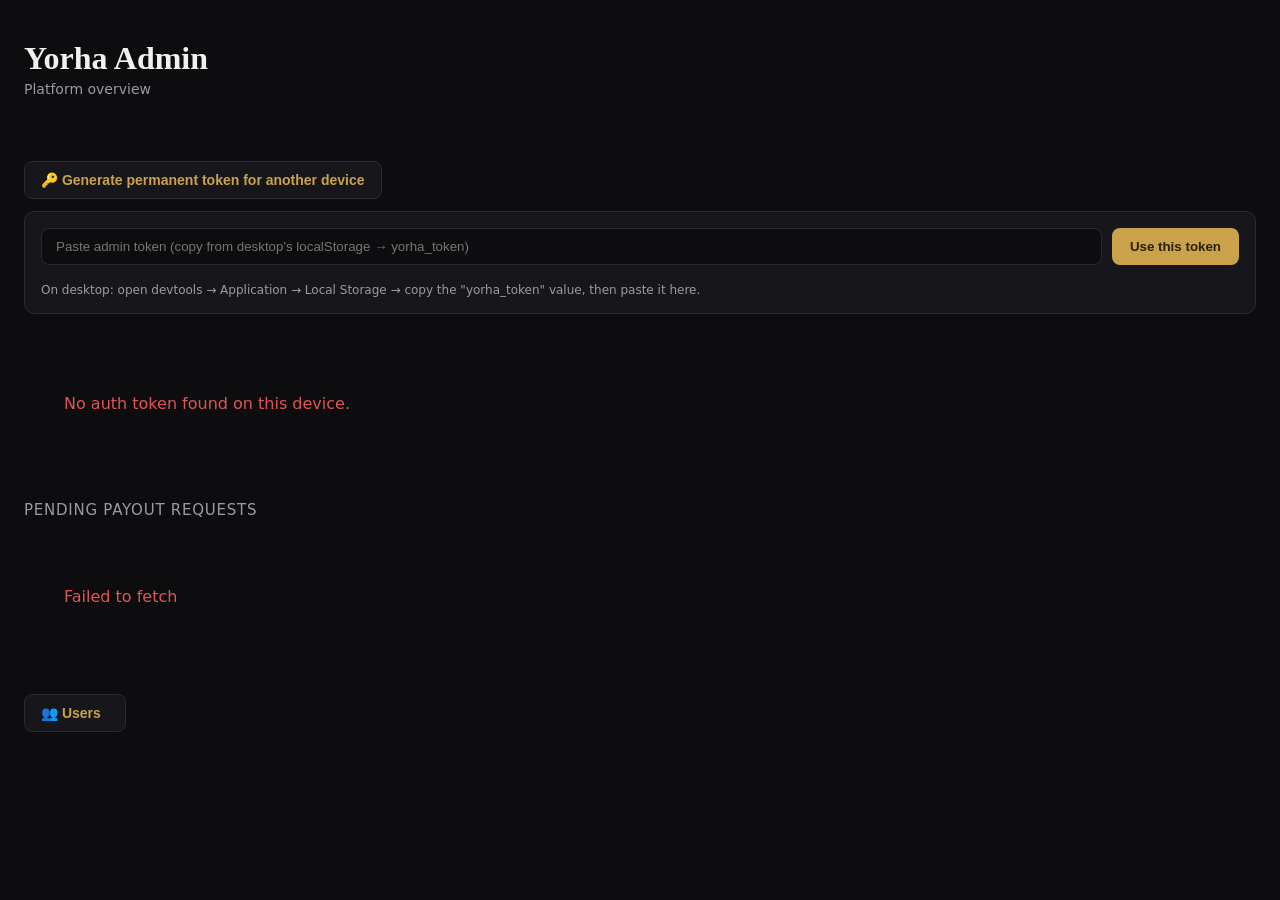
<file: admin-dashboard.html>
<!DOCTYPE html>
<html lang="en">
<head>
<meta charset="UTF-8">
<title>Yorha — Admin Dashboard</title>
<meta name="viewport" content="width=device-width, initial-scale=1.0">
<style>
  :root {
    --bg: #0d0d0f;
    --card: #17171b;
    --border: #2a2a2f;
    --gold: #c9a24b;
    --text: #f0f0f0;
    --muted: #9a9aa2;
    --green: #4caf6a;
    --red: #e05555;
  }
  * { box-sizing: border-box; }
  body {
    margin: 0; padding: 40px 24px;
    background: var(--bg); color: var(--text);
    font-family: 'Inter', system-ui, sans-serif;
  }
  h1 { font-family: 'Playfair Display', serif; font-weight: 600; margin: 0 0 4px; }
  .sub { color: var(--muted); margin: 0 0 32px; font-size: 14px; }
  .grid { display: grid; grid-template-columns: repeat(auto-fit, minmax(220px, 1fr)); gap: 16px; margin-bottom: 32px; }
  .card {
    background: var(--card); border: 1px solid var(--border);
    border-radius: 10px; padding: 20px;
  }
  .card .label { font-size: 13px; color: var(--muted); margin-bottom: 8px; }
  .card .value { font-size: 26px; font-weight: 700; }
  .card .value.gold { color: var(--gold); }
  .card .value.green { color: var(--green); }
  .card .value.red { color: var(--red); }
  .section-title { font-size: 15px; color: var(--muted); margin: 32px 0 12px; text-transform: uppercase; letter-spacing: 0.05em; }
  .error { color: var(--red); padding: 20px; }
  .loading { color: var(--muted); padding: 20px; }

  .payout-list { display: flex; flex-direction: column; gap: 10px; }
  .payout-row {
    background: var(--card); border: 1px solid var(--border);
    border-radius: 10px; padding: 16px; display: flex;
    justify-content: space-between; align-items: center; gap: 16px; flex-wrap: wrap;
  }
  .payout-row .who { font-weight: 600; }
  .payout-row .details { color: var(--muted); font-size: 13px; margin-top: 4px; }
  .payout-row .amount { font-size: 18px; font-weight: 700; color: var(--gold); }
  .payout-actions { display: flex; gap: 8px; }
  .btn { border: none; border-radius: 6px; padding: 8px 14px; font-size: 13px; cursor: pointer; font-weight: 600; }
  .btn-paid { background: var(--green); color: #06210f; }
  .btn-failed { background: var(--red); color: #2a0a0a; }
  .btn:disabled { opacity: 0.5; cursor: not-allowed; }
  .empty-note { color: var(--muted); padding: 16px; font-size: 14px; }

  .token-box {
    background: var(--card); border: 1px solid var(--border); border-radius: 10px;
    padding: 16px; margin-bottom: 24px; display: flex; gap: 10px; flex-wrap: wrap;
  }
  .token-box input {
    flex: 1; min-width: 200px; padding: 10px 14px;
    border: 1px solid var(--border); border-radius: 8px; background: var(--bg); color: var(--text);
  }
  .token-box button {
    background: var(--gold); color: #2a2100; border: none; border-radius: 8px;
    padding: 10px 18px; font-weight: 600; cursor: pointer;
  }
  .token-box p { width: 100%; }

  .users-toggle-btn {
    background: var(--card); border: 1px solid var(--border); color: var(--gold);
    border-radius: 8px; padding: 10px 16px; font-size: 14px; font-weight: 600;
    cursor: pointer; margin: 32px 0 12px; display: inline-flex; align-items: center; gap: 8px;
  }
  .users-toggle-btn:hover { border-color: var(--gold); }
  #users-panel { display: none; }
  #users-search {
    width: 100%; max-width: 320px; padding: 10px 14px; margin-bottom: 12px;
    border: 1px solid var(--border); border-radius: 8px; background: var(--card); color: var(--text);
  }
  .table-scroll { width: 100%; overflow-x: auto; -webkit-overflow-scrolling: touch; border-radius: 10px; }
  #users-table { width: 100%; min-width: 480px; border-collapse: collapse; background: var(--card); border: 1px solid var(--border); border-radius: 10px; overflow: hidden; }
  #users-table th, #users-table td { text-align: left; padding: 10px 14px; border-bottom: 1px solid var(--border); font-size: 13px; white-space: nowrap; }
  #users-table th { color: var(--gold); }

  @media (max-width: 600px) {
    body { padding: 24px 14px; }
    h1 { font-size: 22px; }
    .grid { grid-template-columns: repeat(auto-fit, minmax(150px, 1fr)); gap: 10px; }
    .card { padding: 14px; }
    .card .value { font-size: 20px; }
    .section-title { font-size: 13px; margin: 24px 0 10px; }
    .payout-row { flex-direction: column; align-items: stretch; padding: 14px; }
    .payout-row .amount { order: -1; }
    .payout-actions { width: 100%; }
    .payout-actions .btn { flex: 1; padding: 10px; }
    .users-toggle-btn { width: 100%; justify-content: center; }
    #users-search { max-width: none; }
  }
</style>
</head>
<body>

<h1>Yorha Admin</h1>
<p class="sub">Platform overview</p>

<button class="users-toggle-btn" onclick="generateAdminToken()" id="gen-token-btn">🔑 Generate permanent token for another device</button>
<div id="generated-token-box" class="token-box" style="display:none;">
  <input id="generated-token-output" type="text" readonly>
  <button onclick="copyGeneratedToken()">Copy</button>
  <p style="color:var(--muted);font-size:12px;margin:8px 0 0;">Paste this into the token box on your other device. Valid for ~1 year — treat it like a password.</p>
</div>

<div id="token-box" class="token-box" style="display:none;">
  <input id="token-input" type="password" placeholder="Paste admin token (copy from desktop's localStorage → yorha_token)">
  <button onclick="useManualToken()">Use this token</button>
  <p id="token-box-note" style="color:var(--muted);font-size:12px;margin:8px 0 0;"></p>
</div>

<div id="content" class="loading">Loading dashboard…</div>

<div class="section-title">Pending Payout Requests</div>
<div id="payouts" class="loading">Loading payouts…</div>

<button class="users-toggle-btn" onclick="toggleUsers()">👥 Users <span id="users-count-badge"></span></button>
<div id="users-panel">
  <input id="users-search" type="text" placeholder="Search by name or email..." oninput="filterUsers()">
  <div class="table-scroll">
    <table id="users-table">
      <thead><tr><th>#</th><th>Name</th><th>Email</th><th>Joined</th></tr></thead>
      <tbody id="users-rows"></tbody>
    </table>
  </div>
</div>

<script>
  // ── Adjust this if your setup differs
  const API_BASE = 'https://yorha-backend.onrender.com/api';

  // TOKEN is mutable now — localStorage is per-device, so a token saved
  // on desktop never shows up here on mobile automatically. If none is
  // found (or the stored one is rejected), showTokenBox() lets you paste
  // one in manually and it gets saved to *this* device's localStorage,
  // matching how Auth.setSession() stores it in the main app.
  let TOKEN = localStorage.getItem('yorha_token');

  const naira = (n) => '₦' + Number(n || 0).toLocaleString();

  function showTokenBox(message) {
    const box = document.getElementById('token-box');
    box.style.display = 'flex';
    document.getElementById('token-box-note').textContent =
      message || 'On desktop: open devtools → Application → Local Storage → copy the "yorha_token" value, then paste it here.';
  }

  function useManualToken() {
    const val = document.getElementById('token-input').value.trim();
    if (!val) return;
    TOKEN = val;
    localStorage.setItem('yorha_token', val); // persists for future visits on this device
    document.getElementById('token-box').style.display = 'none';
    loadDashboard();
    loadPayouts();
  }

  // Requires an already-valid TOKEN (any normal 24h admin session works
  // fine here) — mints a long-lived token you paste into the box above
  // on any OTHER device, so that device doesn't need repeated logins.
  async function generateAdminToken() {
    if (!TOKEN) { showTokenBox('Log in / paste a working token here first, then generate a permanent one.'); return; }
    const btn = document.getElementById('gen-token-btn');
    btn.disabled = true;
    btn.textContent = 'Generating…';
    try {
      const res = await fetch(`${API_BASE}/auth/admin-token`, {
        method: 'POST',
        headers: { Authorization: `Bearer ${TOKEN}` },
      });
      const data = await res.json();
      if (!res.ok) throw new Error(data.error || 'Failed to generate token');
      document.getElementById('generated-token-output').value = data.token;
      document.getElementById('generated-token-box').style.display = 'flex';
    } catch (err) {
      alert(err.message);
    } finally {
      btn.disabled = false;
      btn.textContent = '🔑 Generate permanent token for another device';
    }
  }

  function copyGeneratedToken() {
    const input = document.getElementById('generated-token-output');
    input.select();
    navigator.clipboard?.writeText(input.value).catch(() => {});
  }

  async function loadDashboard() {
    const el = document.getElementById('content');
    if (!TOKEN) {
      el.innerHTML = '<p class="error">No auth token found on this device.</p>';
      showTokenBox();
      return;
    }
    try {
      const res = await fetch(`${API_BASE}/admin/dashboard`, {
        headers: { Authorization: `Bearer ${TOKEN}` },
      });
      const data = await res.json();
      if (!res.ok) {
        if (res.status === 401 || res.status === 403) {
          showTokenBox('Token rejected (invalid or expired). Paste a fresh one from a device where you\'re currently logged in as admin.');
        }
        throw new Error(data.error || 'Failed to load dashboard');
      }

      el.innerHTML = `
        <div class="section-title">Users</div>
        <div class="grid">
          <div class="card"><div class="label">Authors</div><div class="value gold">${data.authors}</div></div>
          <div class="card"><div class="label">Readers</div><div class="value gold">${data.readers}</div></div>
        </div>

        <div class="section-title">Revenue</div>
        <div class="grid">
          <div class="card"><div class="label">Total Revenue</div><div class="value green">${naira(data.revenue.total)}</div></div>
          <div class="card"><div class="label">Platform Fee (10%)</div><div class="value">${naira(data.revenue.platformFee)}</div></div>
          <div class="card"><div class="label">Author Earnings (90%)</div><div class="value">${naira(data.revenue.authorEarnings)}</div></div>
          <div class="card"><div class="label">Transaction Volume</div><div class="value">${data.revenue.transactionVolume}</div></div>
        </div>

        <div class="section-title">Payouts</div>
        <div class="grid">
          <div class="card"><div class="label">Paid Out</div><div class="value green">${naira(data.payouts.paidOut)}</div><div class="label">${data.payouts.paidOutCount} payouts</div></div>
          <div class="card"><div class="label">Pending Requests</div><div class="value">${naira(data.payouts.pending)}</div><div class="label">${data.payouts.pendingCount} requests</div></div>
          <div class="card"><div class="label">Failed / Rejected</div><div class="value red">${data.payouts.failedCount}</div></div>
        </div>

        <div class="section-title">Author Balances</div>
        <div class="grid">
          <div class="card"><div class="label">Total Pending Author Balance</div><div class="value gold">${naira(data.pendingAuthorBalance)}</div></div>
        </div>
      `;
    } catch (err) {
      el.innerHTML = `<p class="error">${err.message}</p>`;
    }
  }

  // ── Pending payouts ──────────────────────────────────────
  async function apiCall(path, options = {}) {
    const res = await fetch(`${API_BASE}${path}`, {
      ...options,
      headers: { 'Content-Type': 'application/json', Authorization: `Bearer ${TOKEN}`, ...(options.headers || {}) },
    });
    const data = await res.json();
    if (!res.ok) {
      const err = new Error(data.error || 'Request failed');
      err.status = res.status;
      throw err;
    }
    return data;
  }

  async function loadPayouts() {
    const el = document.getElementById('payouts');
    try {
      const { payouts } = await apiCall('/payouts/admin/all?status=pending');
      renderPayouts(payouts);
    } catch (err) {
      if (err.status === 401 || err.status === 403) showTokenBox('Token rejected (invalid or expired).');
      el.innerHTML = `<p class="error">${err.message}</p>`;
    }
  }

  function renderPayouts(payouts) {
    const el = document.getElementById('payouts');
    if (!payouts.length) {
      el.innerHTML = '<p class="empty-note">No pending payout requests.</p>';
      return;
    }
    el.innerHTML = `<div class="payout-list">${payouts.map(p => `
      <div class="payout-row" id="payout-${p._id}">
        <div>
          <div class="who">${p.author?.name || 'Unknown author'} <span style="color:var(--muted);font-weight:400">(${p.author?.email || ''})</span></div>
          <div class="details">${p.bankName} · ${p.accountNumber} · ${p.accountName}</div>
        </div>
        <div class="amount">${naira(p.amount)}</div>
        <div class="payout-actions">
          <button class="btn btn-paid" onclick="markPayout('${p._id}', 'paid')">Mark Paid</button>
          <button class="btn btn-failed" onclick="markPayout('${p._id}', 'failed')">Mark Failed</button>
        </div>
      </div>
    `).join('')}</div>`;
  }

  async function markPayout(id, outcome) {
    const row = document.getElementById(`payout-${id}`);
    const buttons = row.querySelectorAll('button');
    buttons.forEach(b => b.disabled = true);

    try {
      if (outcome === 'paid') {
        const note = prompt('Optional note (e.g. "Sent via GTBank, ref #12345"):') || '';
        await apiCall(`/payouts/admin/${id}/mark-paid`, { method: 'POST', body: JSON.stringify({ note }) });
      } else {
        const reason = prompt('Reason for failure (refunds balance to author):') || '';
        await apiCall(`/payouts/admin/${id}/mark-failed`, { method: 'POST', body: JSON.stringify({ reason }) });
      }
      row.remove();
      loadDashboard(); // refresh stats since payout totals changed
    } catch (err) {
      alert(err.message);
      buttons.forEach(b => b.disabled = false);
    }
  }

  // ── Users panel ──────────────────────────────────────────
  let allUsers = [];
  let usersLoaded = false;

  async function toggleUsers() {
    const panel = document.getElementById('users-panel');
    if (panel.style.display === 'block') {
      panel.style.display = 'none';
      return;
    }
    panel.style.display = 'block';
    if (!usersLoaded) await loadUsers();
  }

  async function loadUsers() {
    try {
      const data = await apiCall('/admin/users-overview');
      allUsers = data.users;
      usersLoaded = true;
      document.getElementById('users-count-badge').textContent = `(${data.total})`;
      renderUsers(allUsers);
    } catch (err) {
      if (err.status === 401 || err.status === 403) showTokenBox('Token rejected (invalid or expired).');
      document.getElementById('users-rows').innerHTML = `<tr><td colspan="4" class="error">${err.message}</td></tr>`;
    }
  }

  function renderUsers(list) {
    document.getElementById('users-rows').innerHTML = list.map((u, i) => `
      <tr>
        <td>${i + 1}</td>
        <td>${u.name || '—'}</td>
        <td>${u.email}</td>
        <td>${new Date(u.joined).toLocaleDateString()}</td>
      </tr>`).join('');
  }

  function filterUsers() {
    const q = document.getElementById('users-search').value.toLowerCase();
    renderUsers(allUsers.filter(u =>
      (u.name || '').toLowerCase().includes(q) || u.email.toLowerCase().includes(q)
    ));
  }

  loadDashboard();
  loadPayouts();
</script>

</body>
</html>
</file>
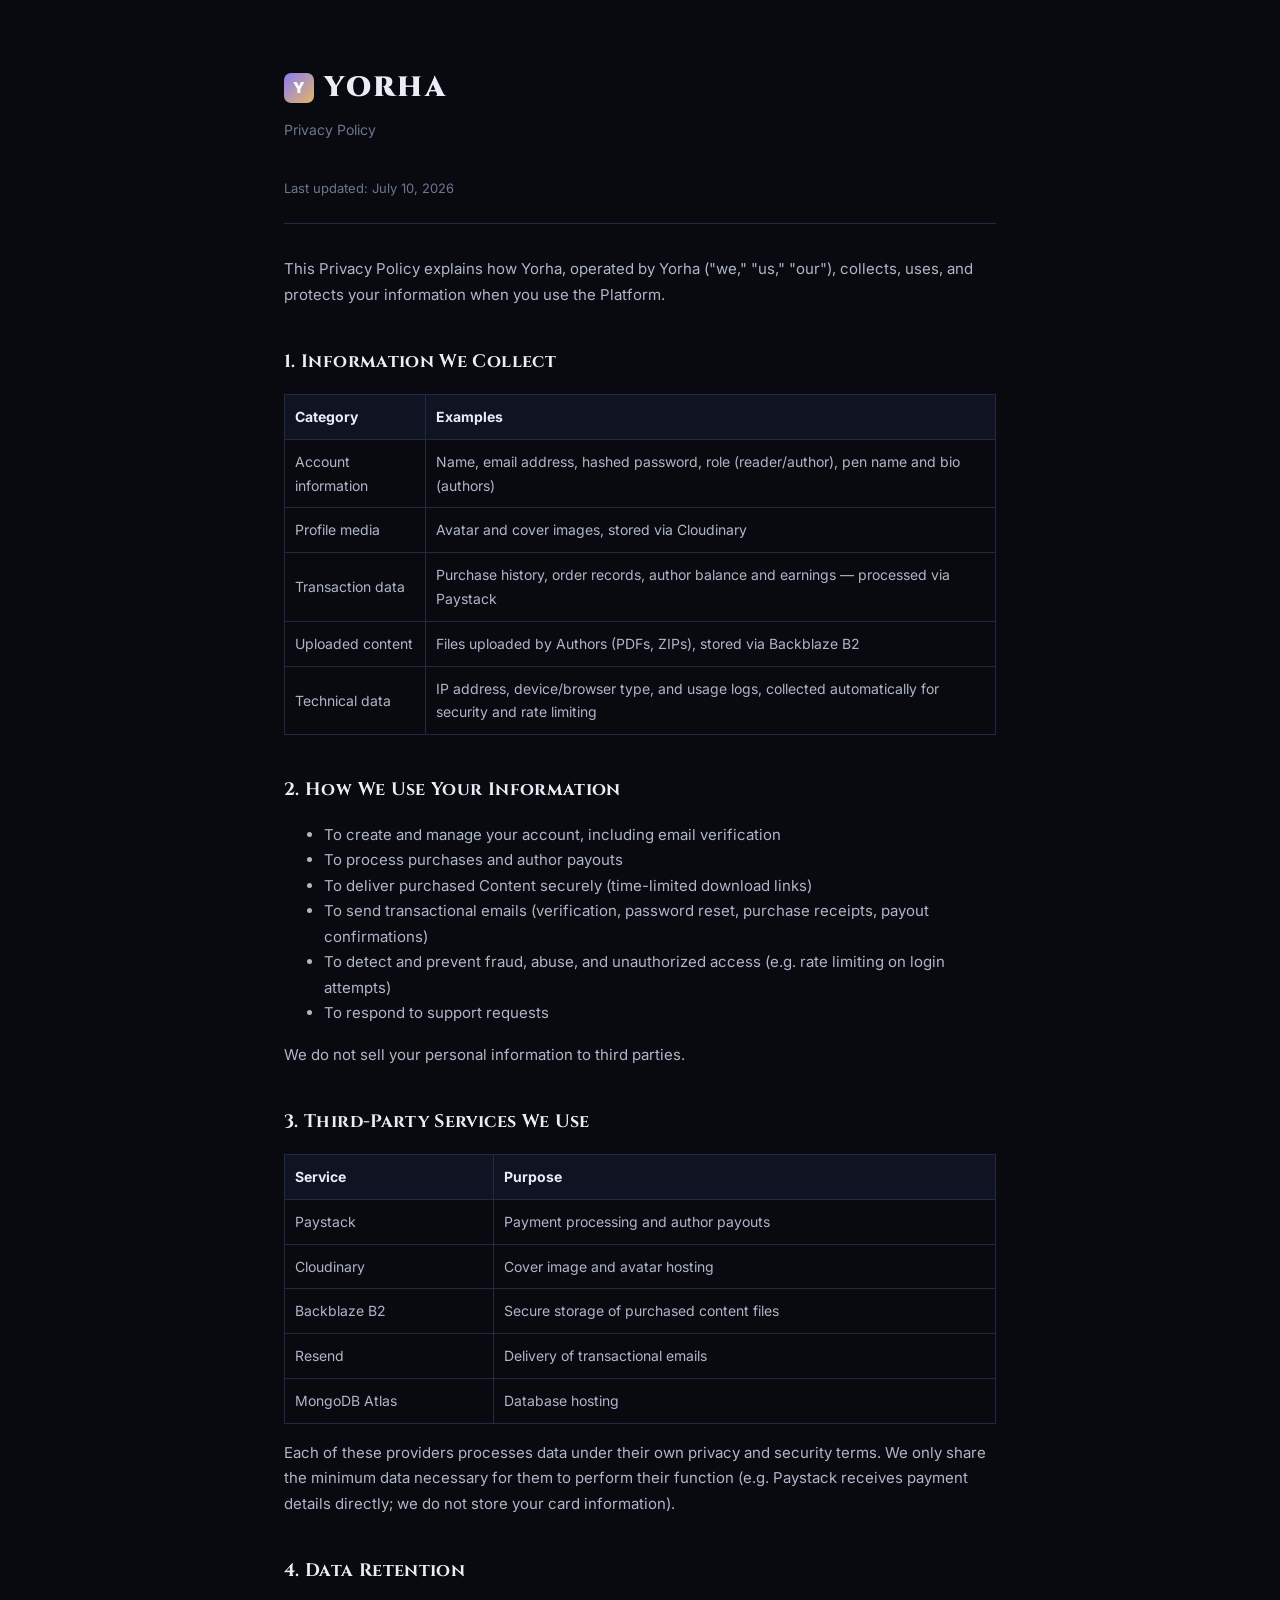
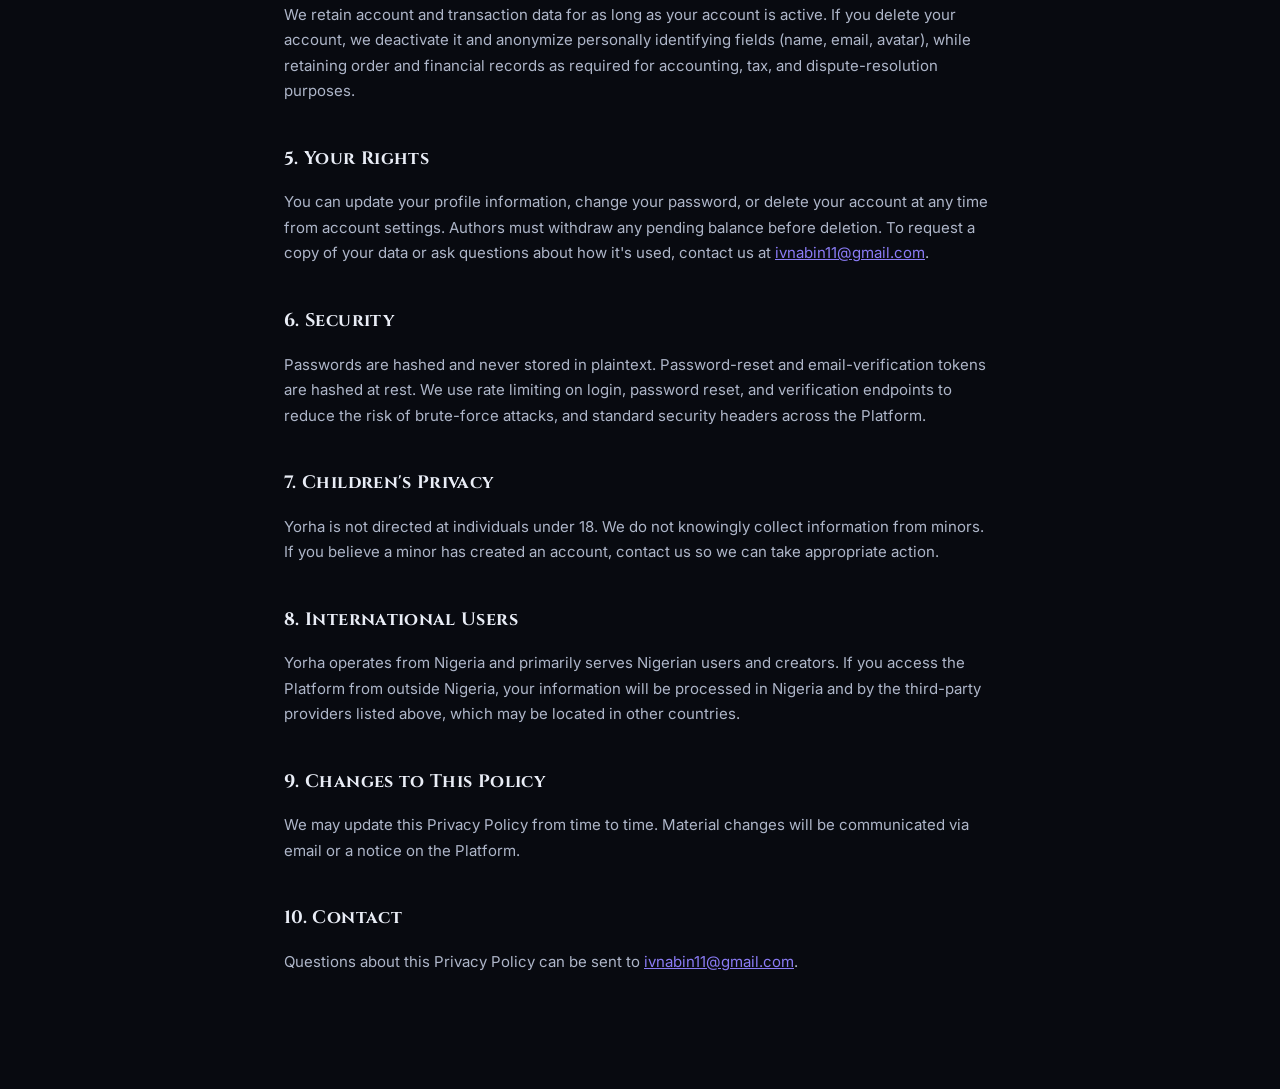
<file: privacy.html>
<!DOCTYPE html>
<html lang="en">
<head>
<meta charset="UTF-8" />
<meta name="viewport" content="width=device-width, initial-scale=1.0" />
<title>Privacy Policy — Yorha</title>
<link href="https://fonts.googleapis.com/css2?family=Cinzel:wght@700;900&family=Inter:wght@400;500;600&display=swap" rel="stylesheet" />
<style>
  :root {
    --bg: #080A10; --card: #0F1322; --border: #212A42;
    --text: #E9EDF6; --text2: #AEB6C9; --text3: #6C7690;
    --purple: #8B7CF6; --ember: #E3B567;
  }
  * { box-sizing: border-box; }
  body { background:var(--bg); color:var(--text2); font-family:'Inter',-apple-system,Segoe UI,Roboto,sans-serif; margin:0; padding:0; line-height:1.7; }
  .wrap { max-width:760px; margin:0 auto; padding:64px 24px 100px; }
  .brand { display:flex; align-items:center; gap:10px; margin-bottom:6px; }
  .brand-box { width:30px; height:30px; border-radius:7px; flex-shrink:0; background:linear-gradient(135deg,var(--purple),var(--ember)); position:relative; }
  .brand-box::after { content:'Y'; position:absolute; top:50%; left:50%; transform:translate(-50%,-50%); font-size:15px; font-weight:900; color:#fff; }
  h1 { font-family:'Cinzel',serif; font-size:28px; font-weight:900; letter-spacing:.1em; margin:0; color:var(--text); }
  .tag { color:var(--text3); margin-bottom:36px; font-size:14px; }
  h2 { font-family:'Cinzel',serif; font-size:18px; margin-top:40px; margin-bottom:10px; color:var(--text); letter-spacing:.02em; }
  p, li { color:var(--text2); font-size:15px; }
  a { color:var(--purple); }
  .updated { color:var(--text3); font-size:13px; margin-bottom:32px; padding-bottom:24px; border-bottom:1px solid var(--border); }
  .placeholder { color:var(--ember); }
  .table-scroll { width:100%; overflow-x:auto; -webkit-overflow-scrolling:touch; margin:16px 0; }
  table { width:100%; min-width:420px; border-collapse:collapse; font-size:14px; }
  th, td { border:1px solid var(--border); padding:10px; text-align:left; color:var(--text2); }
  th { color:var(--text); background:var(--card); }
  @media (max-width:600px) {
    .wrap { padding:40px 18px 72px; }
    h1 { font-size:23px; }
    h2 { font-size:16.5px; margin-top:32px; }
    p, li { font-size:14.5px; }
    table { font-size:13px; }
    th, td { padding:8px; }
  }
</style>
</head>
<body>
<div class="wrap">
  <div class="brand"><div class="brand-box"></div><h1>YORHA</h1></div>
  <div class="tag">Privacy Policy</div>
  <div class="updated">Last updated: July 10, 2026</div>

  <p>This Privacy Policy explains how Yorha, operated by Yorha ("we," "us," "our"), collects, uses, and protects your information when you use the Platform.</p>

  <h2>1. Information We Collect</h2>
  <div class="table-scroll"><table>
    <tr><th>Category</th><th>Examples</th></tr>
    <tr><td>Account information</td><td>Name, email address, hashed password, role (reader/author), pen name and bio (authors)</td></tr>
    <tr><td>Profile media</td><td>Avatar and cover images, stored via Cloudinary</td></tr>
    <tr><td>Transaction data</td><td>Purchase history, order records, author balance and earnings — processed via Paystack</td></tr>
    <tr><td>Uploaded content</td><td>Files uploaded by Authors (PDFs, ZIPs), stored via Backblaze B2</td></tr>
    <tr><td>Technical data</td><td>IP address, device/browser type, and usage logs, collected automatically for security and rate limiting</td></tr>
  </table></div>

  <h2>2. How We Use Your Information</h2>
  <ul>
    <li>To create and manage your account, including email verification</li>
    <li>To process purchases and author payouts</li>
    <li>To deliver purchased Content securely (time-limited download links)</li>
    <li>To send transactional emails (verification, password reset, purchase receipts, payout confirmations)</li>
    <li>To detect and prevent fraud, abuse, and unauthorized access (e.g. rate limiting on login attempts)</li>
    <li>To respond to support requests</li>
  </ul>
  <p>We do not sell your personal information to third parties.</p>

  <h2>3. Third-Party Services We Use</h2>
  <div class="table-scroll"><table>
    <tr><th>Service</th><th>Purpose</th></tr>
    <tr><td>Paystack</td><td>Payment processing and author payouts</td></tr>
    <tr><td>Cloudinary</td><td>Cover image and avatar hosting</td></tr>
    <tr><td>Backblaze B2</td><td>Secure storage of purchased content files</td></tr>
    <tr><td>Resend</td><td>Delivery of transactional emails</td></tr>
    <tr><td>MongoDB Atlas</td><td>Database hosting</td></tr>
  </table></div>
  <p>Each of these providers processes data under their own privacy and security terms. We only share the minimum data necessary for them to perform their function (e.g. Paystack receives payment details directly; we do not store your card information).</p>

  <h2>4. Data Retention</h2>
  <p>We retain account and transaction data for as long as your account is active. If you delete your account, we deactivate it and anonymize personally identifying fields (name, email, avatar), while retaining order and financial records as required for accounting, tax, and dispute-resolution purposes.</p>

  <h2>5. Your Rights</h2>
  <p>You can update your profile information, change your password, or delete your account at any time from account settings. Authors must withdraw any pending balance before deletion. To request a copy of your data or ask questions about how it's used, contact us at <a href="mailto:ivnabin11@gmail.com">ivnabin11@gmail.com</a>.</p>

  <h2>6. Security</h2>
  <p>Passwords are hashed and never stored in plaintext. Password-reset and email-verification tokens are hashed at rest. We use rate limiting on login, password reset, and verification endpoints to reduce the risk of brute-force attacks, and standard security headers across the Platform.</p>

  <h2>7. Children's Privacy</h2>
  <p>Yorha is not directed at individuals under 18. We do not knowingly collect information from minors. If you believe a minor has created an account, contact us so we can take appropriate action.</p>

  <h2>8. International Users</h2>
  <p>Yorha operates from Nigeria and primarily serves Nigerian users and creators. If you access the Platform from outside Nigeria, your information will be processed in Nigeria and by the third-party providers listed above, which may be located in other countries.</p>

  <h2>9. Changes to This Policy</h2>
  <p>We may update this Privacy Policy from time to time. Material changes will be communicated via email or a notice on the Platform.</p>

  <h2>10. Contact</h2>
  <p>Questions about this Privacy Policy can be sent to <a href="mailto:ivnabin11@gmail.com">ivnabin11@gmail.com</a>.</p>
</div>
</body>
</html>
</file>
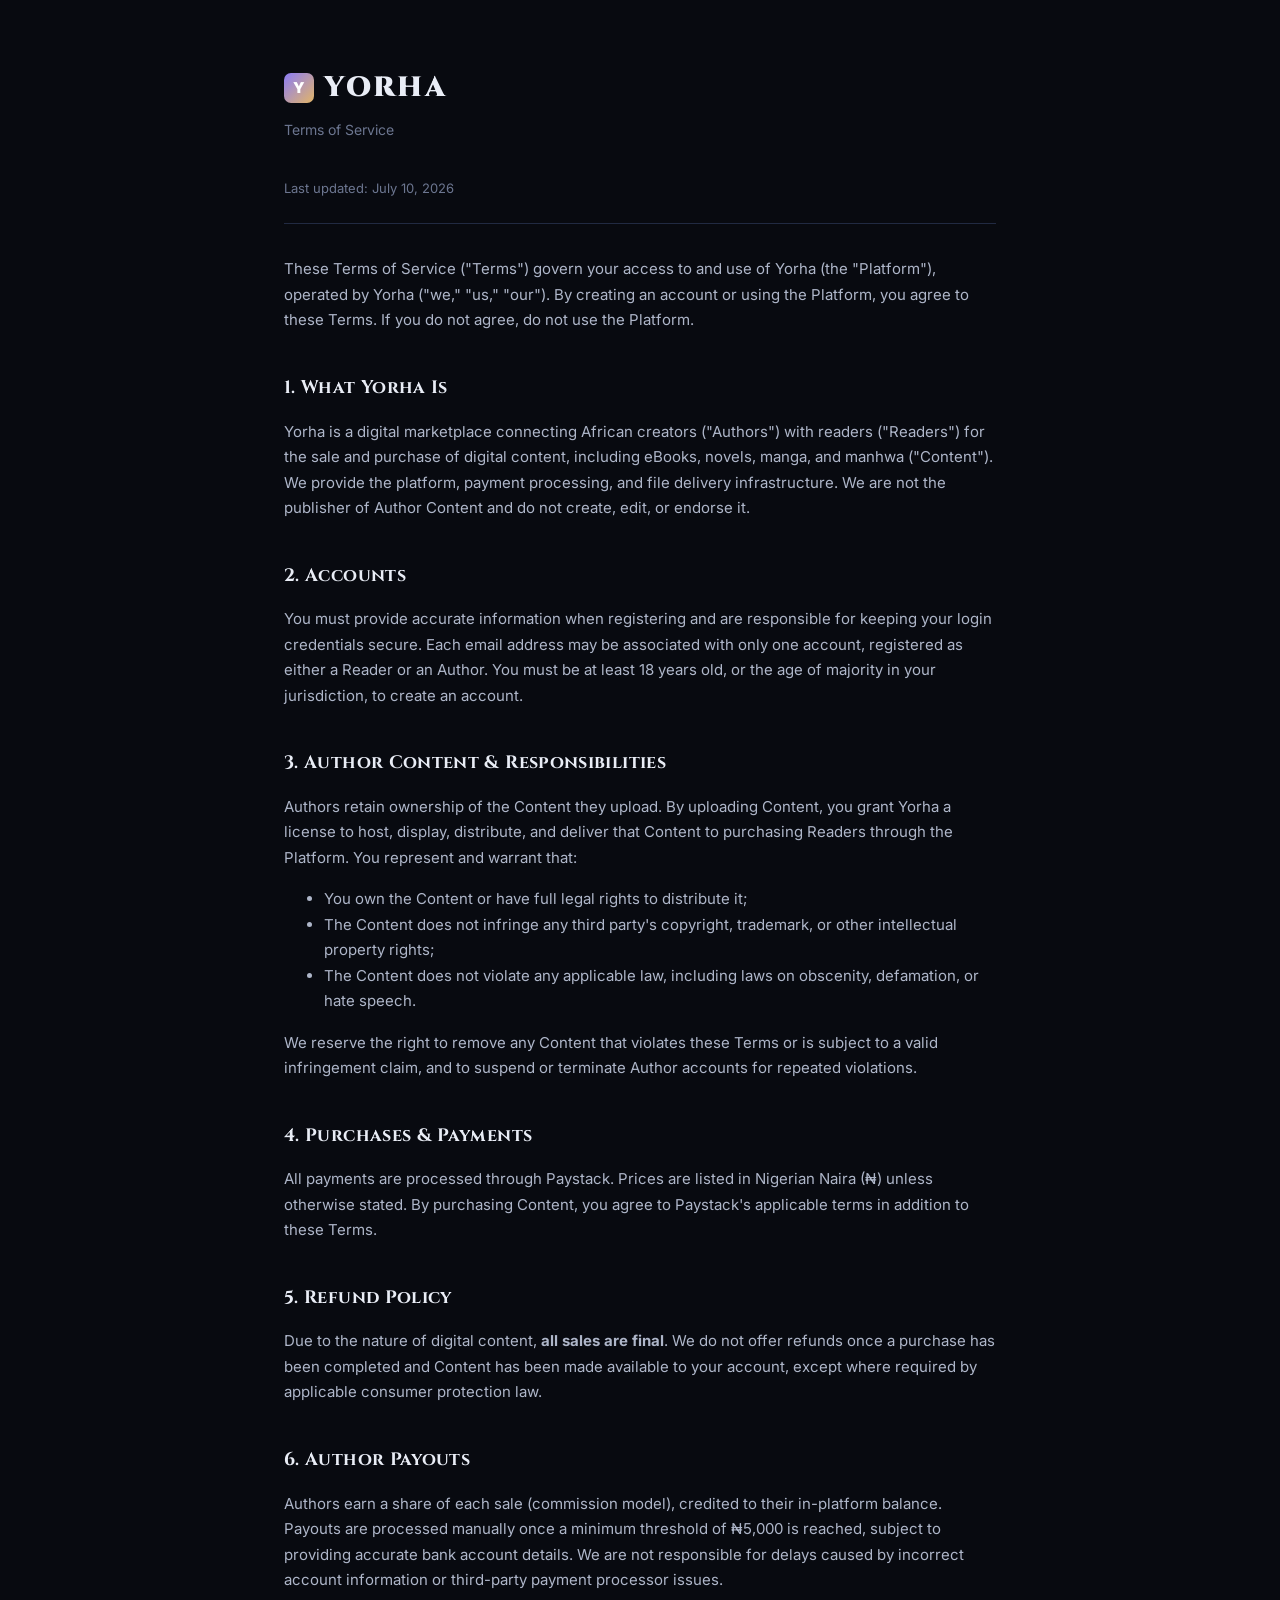
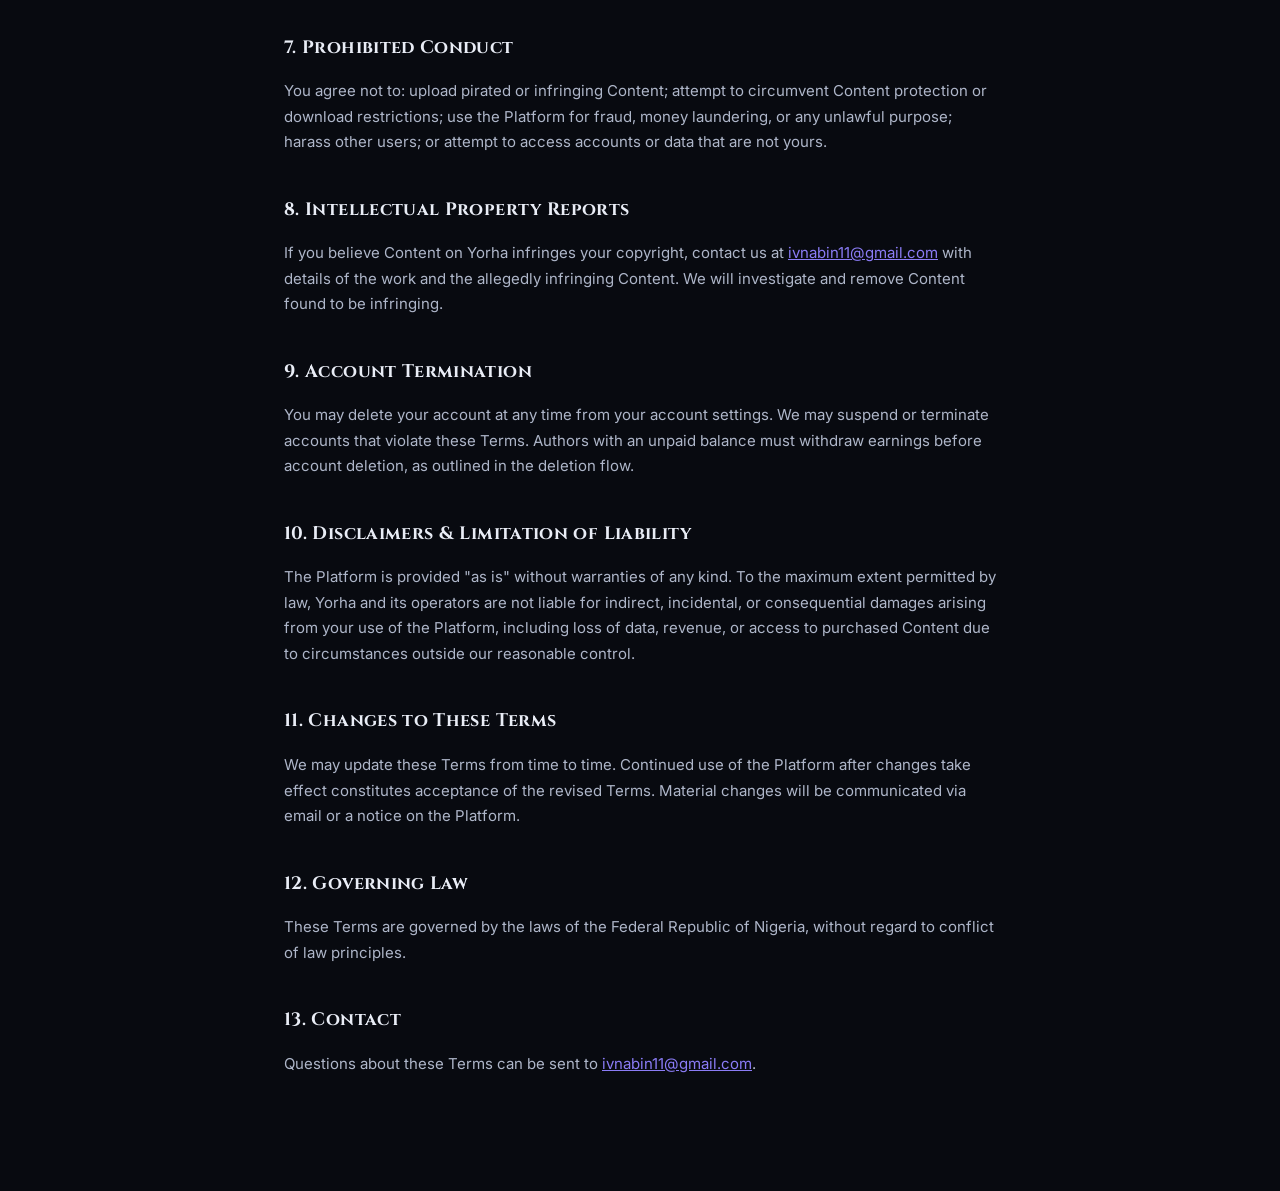
<file: terms.html>
<!DOCTYPE html>
<html lang="en">
<head>
<meta charset="UTF-8" />
<meta name="viewport" content="width=device-width, initial-scale=1.0" />
<title>Terms of Service — Yorha</title>
<link href="https://fonts.googleapis.com/css2?family=Cinzel:wght@700;900&family=Inter:wght@400;500;600&display=swap" rel="stylesheet" />
<style>
  :root {
    --bg: #080A10; --card: #0F1322; --border: #212A42;
    --text: #E9EDF6; --text2: #AEB6C9; --text3: #6C7690;
    --purple: #8B7CF6; --ember: #E3B567;
  }
  * { box-sizing: border-box; }
  body { background:var(--bg); color:var(--text2); font-family:'Inter',-apple-system,Segoe UI,Roboto,sans-serif; margin:0; padding:0; line-height:1.7; }
  .wrap { max-width:760px; margin:0 auto; padding:64px 24px 100px; }
  .brand { display:flex; align-items:center; gap:10px; margin-bottom:6px; }
  .brand-box { width:30px; height:30px; border-radius:7px; flex-shrink:0; background:linear-gradient(135deg,var(--purple),var(--ember)); position:relative; }
  .brand-box::after { content:'Y'; position:absolute; top:50%; left:50%; transform:translate(-50%,-50%); font-size:15px; font-weight:900; color:#fff; }
  h1 { font-family:'Cinzel',serif; font-size:28px; font-weight:900; letter-spacing:.1em; margin:0; color:var(--text); }
  .tag { color:var(--text3); margin-bottom:36px; font-size:14px; }
  h2 { font-family:'Cinzel',serif; font-size:18px; margin-top:40px; margin-bottom:10px; color:var(--text); letter-spacing:.02em; }
  p, li { color:var(--text2); font-size:15px; }
  a { color:var(--purple); }
  .updated { color:var(--text3); font-size:13px; margin-bottom:32px; padding-bottom:24px; border-bottom:1px solid var(--border); }
  .placeholder { color:var(--ember); }
  @media (max-width:600px) {
    .wrap { padding:40px 18px 72px; }
    h1 { font-size:23px; }
    h2 { font-size:16.5px; margin-top:32px; }
    p, li { font-size:14.5px; }
  }
</style>
</head>
<body>
<div class="wrap">
  <div class="brand"><div class="brand-box"></div><h1>YORHA</h1></div>
  <div class="tag">Terms of Service</div>
  <div class="updated">Last updated: July 10, 2026</div>

  <p>These Terms of Service ("Terms") govern your access to and use of Yorha (the "Platform"), operated by Yorha ("we," "us," "our"). By creating an account or using the Platform, you agree to these Terms. If you do not agree, do not use the Platform.</p>

  <h2>1. What Yorha Is</h2>
  <p>Yorha is a digital marketplace connecting African creators ("Authors") with readers ("Readers") for the sale and purchase of digital content, including eBooks, novels, manga, and manhwa ("Content"). We provide the platform, payment processing, and file delivery infrastructure. We are not the publisher of Author Content and do not create, edit, or endorse it.</p>

  <h2>2. Accounts</h2>
  <p>You must provide accurate information when registering and are responsible for keeping your login credentials secure. Each email address may be associated with only one account, registered as either a Reader or an Author. You must be at least 18 years old, or the age of majority in your jurisdiction, to create an account.</p>

  <h2>3. Author Content & Responsibilities</h2>
  <p>Authors retain ownership of the Content they upload. By uploading Content, you grant Yorha a license to host, display, distribute, and deliver that Content to purchasing Readers through the Platform. You represent and warrant that:</p>
  <ul>
    <li>You own the Content or have full legal rights to distribute it;</li>
    <li>The Content does not infringe any third party's copyright, trademark, or other intellectual property rights;</li>
    <li>The Content does not violate any applicable law, including laws on obscenity, defamation, or hate speech.</li>
  </ul>
  <p>We reserve the right to remove any Content that violates these Terms or is subject to a valid infringement claim, and to suspend or terminate Author accounts for repeated violations.</p>

  <h2>4. Purchases & Payments</h2>
  <p>All payments are processed through Paystack. Prices are listed in Nigerian Naira (₦) unless otherwise stated. By purchasing Content, you agree to Paystack's applicable terms in addition to these Terms.</p>

  <h2>5. Refund Policy</h2>
  <p>Due to the nature of digital content, <strong>all sales are final</strong>. We do not offer refunds once a purchase has been completed and Content has been made available to your account, except where required by applicable consumer protection law.</p>

  <h2>6. Author Payouts</h2>
  <p>Authors earn a share of each sale (commission model), credited to their in-platform balance. Payouts are processed manually once a minimum threshold of ₦5,000 is reached, subject to providing accurate bank account details. We are not responsible for delays caused by incorrect account information or third-party payment processor issues.</p>

  <h2>7. Prohibited Conduct</h2>
  <p>You agree not to: upload pirated or infringing Content; attempt to circumvent Content protection or download restrictions; use the Platform for fraud, money laundering, or any unlawful purpose; harass other users; or attempt to access accounts or data that are not yours.</p>

  <h2>8. Intellectual Property Reports</h2>
  <p>If you believe Content on Yorha infringes your copyright, contact us at <a href="mailto:ivnabin11@gmail.com">ivnabin11@gmail.com</a> with details of the work and the allegedly infringing Content. We will investigate and remove Content found to be infringing.</p>

  <h2>9. Account Termination</h2>
  <p>You may delete your account at any time from your account settings. We may suspend or terminate accounts that violate these Terms. Authors with an unpaid balance must withdraw earnings before account deletion, as outlined in the deletion flow.</p>

  <h2>10. Disclaimers & Limitation of Liability</h2>
  <p>The Platform is provided "as is" without warranties of any kind. To the maximum extent permitted by law, Yorha and its operators are not liable for indirect, incidental, or consequential damages arising from your use of the Platform, including loss of data, revenue, or access to purchased Content due to circumstances outside our reasonable control.</p>

  <h2>11. Changes to These Terms</h2>
  <p>We may update these Terms from time to time. Continued use of the Platform after changes take effect constitutes acceptance of the revised Terms. Material changes will be communicated via email or a notice on the Platform.</p>

  <h2>12. Governing Law</h2>
  <p>These Terms are governed by the laws of the Federal Republic of Nigeria, without regard to conflict of law principles.</p>

  <h2>13. Contact</h2>
  <p>Questions about these Terms can be sent to <a href="mailto:ivnabin11@gmail.com">ivnabin11@gmail.com</a>.</p>
</div>
</body>
</html>
</file>
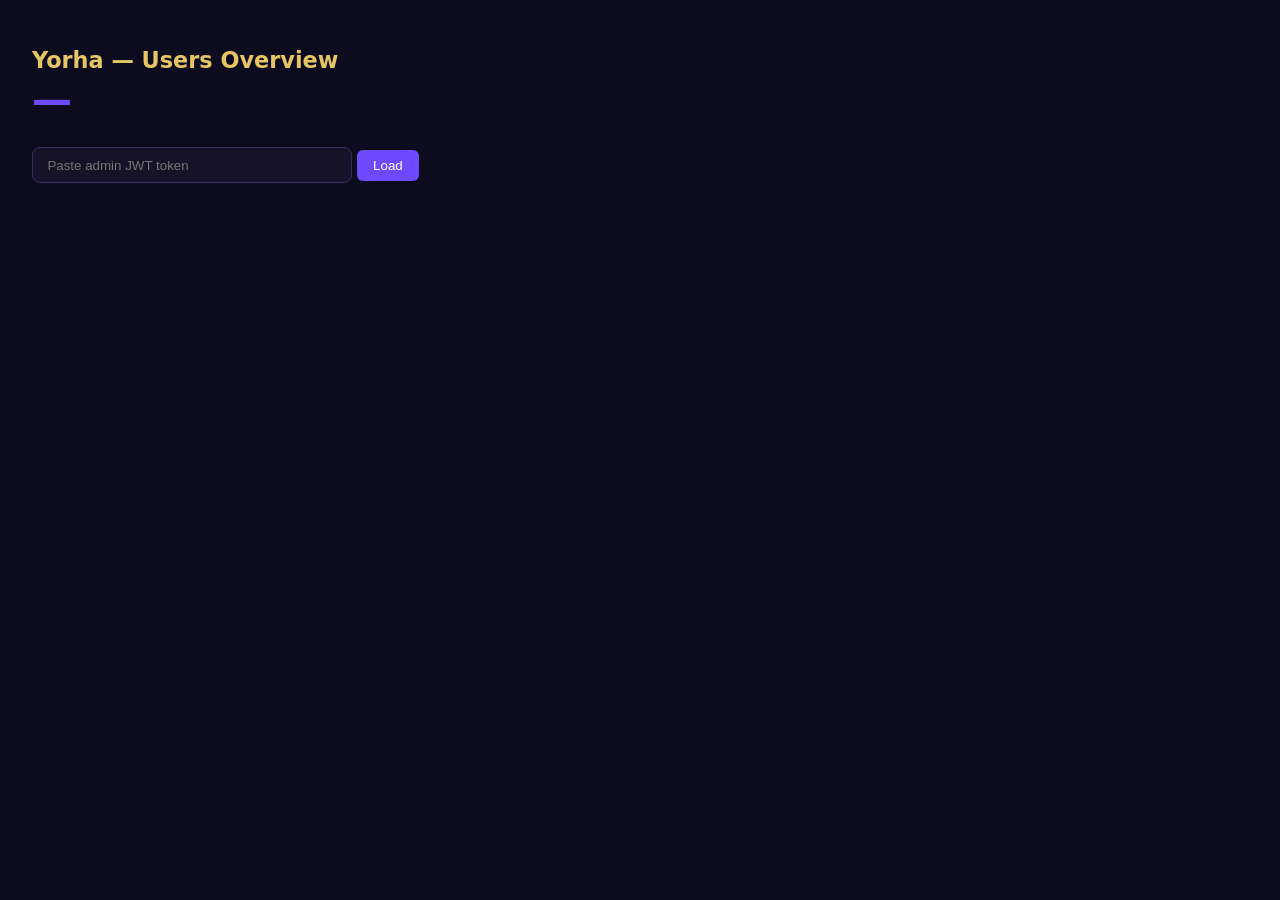
<file: users-overview.html>
<!DOCTYPE html>
<html lang="en">
<head>
<meta charset="UTF-8">
<title>Yorha — Users Overview</title>
<style>
  :root{--navy:#0d0b1e;--violet:#6d4aff;--gold:#e6c565;--card:#161329;--text:#eae7f5;}
  *{box-sizing:border-box;}
  body{margin:0;font-family:system-ui,sans-serif;background:var(--navy);color:var(--text);padding:2rem;}
  h1{color:var(--gold);font-size:1.4rem;margin-bottom:.25rem;}
  .count{font-size:2.5rem;font-weight:700;color:var(--violet);margin:0 0 1.5rem;}
  input{width:100%;max-width:320px;padding:.6rem .9rem;border-radius:8px;border:1px solid #332e5c;
    background:var(--card);color:var(--text);margin-bottom:1rem;}
  .table-scroll{width:100%;overflow-x:auto;-webkit-overflow-scrolling:touch;border-radius:10px;}
  table{width:100%;min-width:480px;border-collapse:collapse;background:var(--card);border-radius:10px;overflow:hidden;}
  th,td{text-align:left;padding:.7rem 1rem;border-bottom:1px solid #262147;font-size:.9rem;white-space:nowrap;}
  th{color:var(--gold);}
  tr:hover{background:#1e1a3a;}
  .err{color:#ff8080;}
  .token-box{margin-bottom:1.5rem;}
  button{background:var(--violet);color:#fff;border:none;padding:.5rem 1rem;border-radius:6px;cursor:pointer;}

  @media (max-width:600px){
    body{padding:1.25rem 1rem;}
    h1{font-size:1.2rem;}
    .count{font-size:2rem;}
    input,button{width:100%;max-width:none;}
    .token-box{display:flex;flex-direction:column;gap:.6rem;}
  }
</style>
</head>
<body>
  <h1>Yorha — Users Overview</h1>
  <div id="count" class="count">—</div>

  <div class="token-box">
    <input id="token" type="password" placeholder="Paste admin JWT token">
    <button onclick="load()">Load</button>
  </div>

  <input id="search" type="text" placeholder="Search by name or email..." oninput="filter()" style="display:none">
  <div class="table-scroll">
    <table id="tbl" style="display:none">
      <thead><tr><th>#</th><th>Name</th><th>Email</th><th>Joined</th></tr></thead>
      <tbody id="rows"></tbody>
    </table>
  </div>
  <div id="error" class="err"></div>

<script>
const API_BASE = "https://yorha-backend.onrender.com/api/admin/users-overview";

let allUsers = [];

async function load(){
  const token = document.getElementById('token').value.trim();
  const errEl = document.getElementById('error');
  errEl.textContent = '';
  if(!token){ errEl.textContent = 'Paste your admin token first.'; return; }

  try{
    const res = await fetch(API_BASE, { headers: { Authorization: `Bearer ${token}` }});
    if(!res.ok) throw new Error(res.status === 403 ? 'Not authorized' : 'Request failed');
    const data = await res.json();
    allUsers = data.users;
    document.getElementById('count').textContent = data.total;
    document.getElementById('search').style.display = 'block';
    document.getElementById('tbl').style.display = 'table';
    render(allUsers);
  }catch(e){
    errEl.textContent = e.message;
  }
}

function render(list){
  const rows = document.getElementById('rows');
  rows.innerHTML = list.map((u,i)=>`
    <tr>
      <td>${i+1}</td>
      <td>${u.name || '—'}</td>
      <td>${u.email}</td>
      <td>${new Date(u.joined).toLocaleDateString()}</td>
    </tr>`).join('');
}

function filter(){
  const q = document.getElementById('search').value.toLowerCase();
  render(allUsers.filter(u =>
    (u.name||'').toLowerCase().includes(q) || u.email.toLowerCase().includes(q)
  ));
}
</script>
</body>
</html>
</file>
